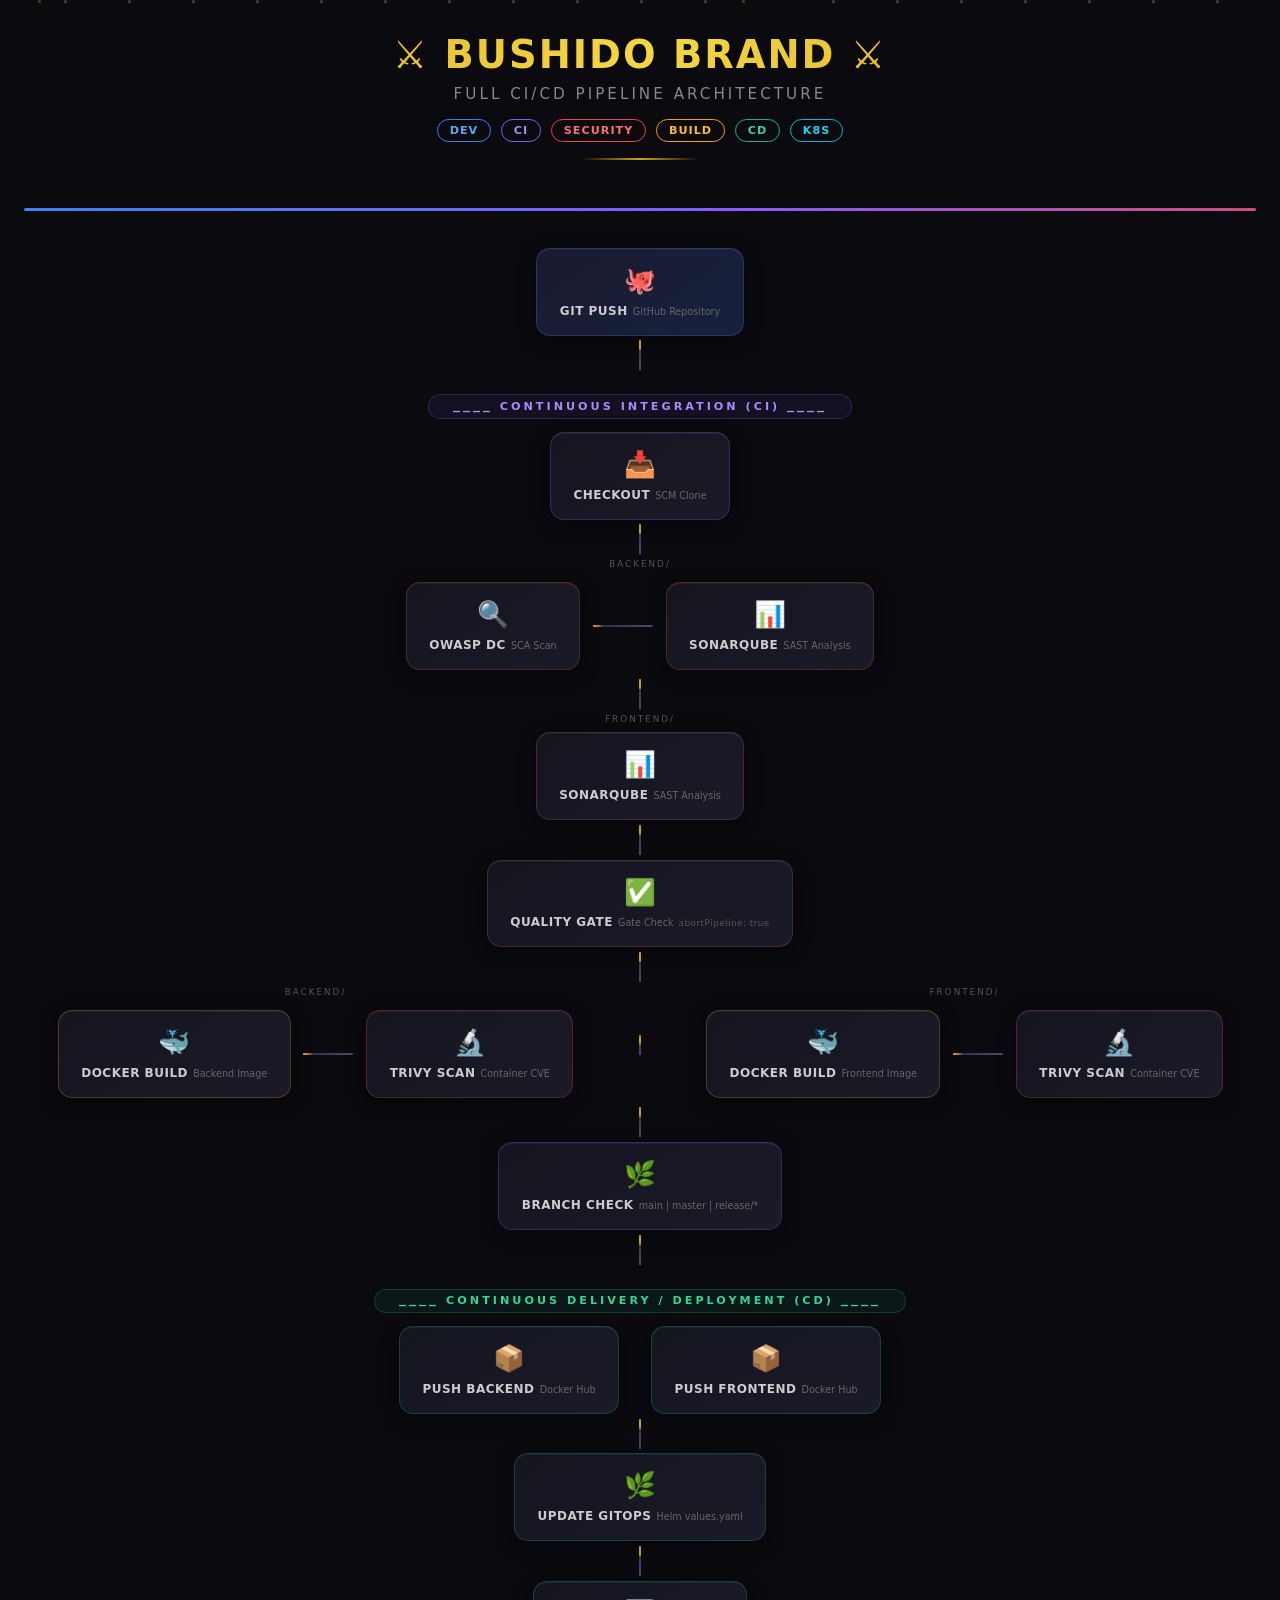
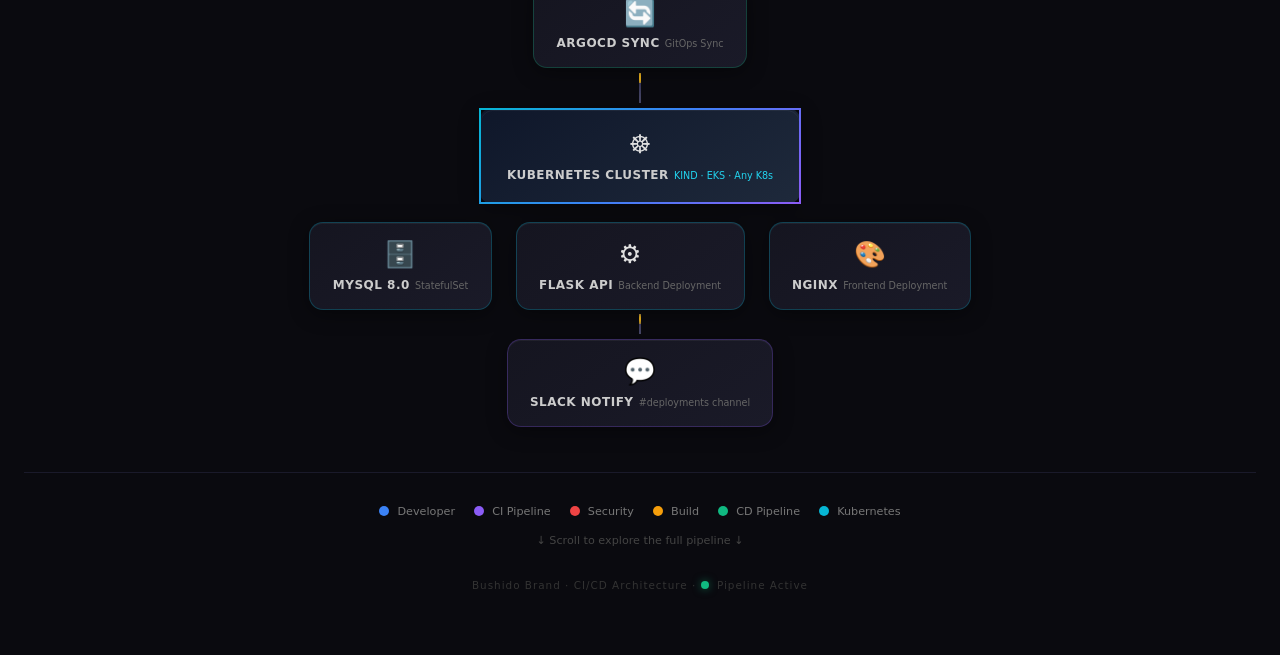
<file: docs/ARCHITECTURE.html>
<!DOCTYPE html>
<html lang="en">
<head>
  <meta charset="UTF-8">
  <meta name="viewport" content="width=device-width, initial-scale=1.0">
  <title>Bushido Brand — CI/CD Pipeline Architecture</title>
  <style>
    /* ── Reset & Base ───────────────────────────────────────────── */
    *, *::before, *::after { box-sizing: border-box; margin: 0; padding: 0; }

    body {
      font-family: 'Segoe UI', system-ui, -apple-system, sans-serif;
      background: #0a0a0f;
      color: #e0e0e0;
      min-height: 100vh;
      overflow-x: hidden;
    }

    /* ── Animated Background ─────────────────────────────────────── */
    .bg-particles {
      position: fixed;
      top: 0; left: 0;
      width: 100%; height: 100%;
      z-index: 0;
      pointer-events: none;
      overflow: hidden;
    }
    .bg-particles span {
      position: absolute;
      width: 3px; height: 3px;
      background: rgba(255, 215, 0, 0.3);
      border-radius: 50%;
      animation: float-particle linear infinite;
    }
    .bg-particles span:nth-child(1)  { left: 10%;  animation-duration: 12s; animation-delay: 0s;  }
    .bg-particles span:nth-child(2)  { left: 20%;  animation-duration: 15s; animation-delay: 2s;  }
    .bg-particles span:nth-child(3)  { left: 35%;  animation-duration: 10s; animation-delay: 4s;  }
    .bg-particles span:nth-child(4)  { left: 50%;  animation-duration: 18s; animation-delay: 1s;  }
    .bg-particles span:nth-child(5)  { left: 65%;  animation-duration: 13s; animation-delay: 3s;  }
    .bg-particles span:nth-child(6)  { left: 75%;  animation-duration: 16s; animation-delay: 5s;  }
    .bg-particles span:nth-child(7)  { left: 85%;  animation-duration: 11s; animation-delay: 2.5s;}
    .bg-particles span:nth-child(8)  { left: 95%;  animation-duration: 14s; animation-delay: 6s;  }
    .bg-particles span:nth-child(9)  { left: 45%;  animation-duration: 17s; animation-delay: 0.5s;}
    .bg-particles span:nth-child(10) { left: 5%;   animation-duration: 9s;  animation-delay: 3.5s; }
    .bg-particles span:nth-child(11) { left: 58%;  animation-duration: 19s; animation-delay: 7s;  }
    .bg-particles span:nth-child(12) { left: 30%;  animation-duration: 8s;  animation-delay: 1.5s; }
    .bg-particles span:nth-child(13) { left: 70%;  animation-duration: 20s; animation-delay: 4.5s; }
    .bg-particles span:nth-child(14) { left: 90%;  animation-duration: 14s; animation-delay: 2.8s; }
    .bg-particles span:nth-child(15) { left: 15%;  animation-duration: 11s; animation-delay: 5.5s; }
    .bg-particles span:nth-child(16) { left: 80%;  animation-duration: 16s; animation-delay: 0.2s; }
    .bg-particles span:nth-child(17) { left: 40%;  animation-duration: 13s; animation-delay: 6.5s; }
    .bg-particles span:nth-child(18) { left: 55%;  animation-duration: 7s;  animation-delay: 3.2s; }
    .bg-particles span:nth-child(19) { left: 25%;  animation-duration: 15s; animation-delay: 1.8s; }
    .bg-particles span:nth-child(20) { left: 3%;   animation-duration: 12s; animation-delay: 4.2s; }

    @keyframes float-particle {
      0%   { transform: translateY(100vh) scale(1); opacity: 0; }
      10%  { opacity: 1; }
      90%  { opacity: 1; }
      100% { transform: translateY(-10vh) scale(0.3); opacity: 0; }
    }

    /* ── Layout ──────────────────────────────────────────────────── */
    .container {
      position: relative;
      z-index: 1;
      max-width: 1400px;
      margin: 0 auto;
      padding: 2rem 1.5rem 4rem;
    }

    /* ── Header ──────────────────────────────────────────────────── */
    .header {
      text-align: center;
      margin-bottom: 3rem;
      position: relative;
    }
    .header::after {
      content: '';
      display: block;
      width: 120px;
      height: 2px;
      background: linear-gradient(90deg, transparent, #d4a017, transparent);
      margin: 1rem auto 0;
    }
    .header h1 {
      font-size: 2.4rem;
      font-weight: 800;
      background: linear-gradient(135deg, #d4a017, #f5d742, #d4a017);
      -webkit-background-clip: text;
      -webkit-text-fill-color: transparent;
      background-clip: text;
      letter-spacing: 2px;
      text-transform: uppercase;
    }
    .header .subtitle {
      color: #888;
      font-size: 0.95rem;
      margin-top: 0.5rem;
      letter-spacing: 3px;
      text-transform: uppercase;
    }
    .header .badge-row {
      display: flex;
      justify-content: center;
      flex-wrap: wrap;
      gap: 0.6rem;
      margin-top: 1rem;
    }
    .badge {
      padding: 0.25rem 0.75rem;
      border-radius: 20px;
      font-size: 0.7rem;
      font-weight: 600;
      letter-spacing: 1px;
      text-transform: uppercase;
      border: 1px solid;
      animation: pulse-badge 2s ease-in-out infinite;
    }
    .badge:nth-child(2) { animation-delay: 0.3s; }
    .badge:nth-child(3) { animation-delay: 0.6s; }
    .badge:nth-child(4) { animation-delay: 0.9s; }
    .badge:nth-child(5) { animation-delay: 1.2s; }
    .badge:nth-child(6) { animation-delay: 1.5s; }

    .badge-dev       { border-color: #3b82f6; color: #60a5fa; }
    .badge-ci        { border-color: #8b5cf6; color: #a78bfa; }
    .badge-security  { border-color: #ef4444; color: #f87171; }
    .badge-build     { border-color: #f59e0b; color: #fbbf24; }
    .badge-cd        { border-color: #10b981; color: #34d399; }
    .badge-k8s       { border-color: #06b6d4; color: #22d3ee; }

    @keyframes pulse-badge {
      0%, 100% { opacity: 0.7; }
      50%      { opacity: 1; }
    }

    /* ── Pipeline Flow ───────────────────────────────────────────── */
    .pipeline {
      display: flex;
      flex-direction: column;
      align-items: center;
      gap: 0;
      position: relative;
    }

    /* ── Row ─────────────────────────────────────────────────────── */
    .row {
      display: flex;
      align-items: center;
      justify-content: center;
      gap: 1.2rem;
      flex-wrap: wrap;
      position: relative;
      width: 100%;
      margin: 0.3rem 0;
    }
    .row-label {
      position: absolute;
      left: 0;
      top: 50%;
      transform: translateY(-50%);
      font-size: 0.65rem;
      font-weight: 700;
      text-transform: uppercase;
      letter-spacing: 2px;
      color: #555;
      writing-mode: vertical-lr;
      text-orientation: mixed;
    }

    /* ── Node ────────────────────────────────────────────────────── */
    .node {
      position: relative;
      background: linear-gradient(145deg, #151520, #1a1a28);
      border: 1px solid #2a2a3a;
      border-radius: 14px;
      padding: 1rem 1.4rem;
      min-width: 120px;
      text-align: center;
      cursor: default;
      transition: all 0.4s cubic-bezier(0.34, 1.56, 0.64, 1);
      box-shadow: 0 4px 20px rgba(0,0,0,0.4), inset 0 1px 0 rgba(255,255,255,0.05);
    }
    .node:hover {
      transform: translateY(-6px) scale(1.04);
      box-shadow: 0 12px 40px rgba(0,0,0,0.6);
    }
    .node .icon {
      font-size: 1.6rem;
      display: block;
      margin-bottom: 0.3rem;
      transition: transform 0.4s ease;
    }
    .node:hover .icon {
      transform: scale(1.2);
    }
    .node .label {
      font-size: 0.75rem;
      font-weight: 700;
      letter-spacing: 0.5px;
      text-transform: uppercase;
      color: #ccc;
    }
    .node .sub-label {
      font-size: 0.6rem;
      color: #666;
      margin-top: 0.2rem;
    }

    /* Node variants */
    .node-dev       { border-color: #3b82f644; }
    .node-dev:hover { border-color: #3b82f6; box-shadow: 0 12px 40px rgba(59,130,246,0.25); }
    .node-ci        { border-color: #8b5cf644; }
    .node-ci:hover  { border-color: #8b5cf6; box-shadow: 0 12px 40px rgba(139,92,246,0.25); }
    .node-security  { border-color: #ef444444; }
    .node-security:hover { border-color: #ef4444; box-shadow: 0 12px 40px rgba(239,68,68,0.25); }
    .node-build     { border-color: #f59e0b44; }
    .node-build:hover    { border-color: #f59e0b; box-shadow: 0 12px 40px rgba(245,158,11,0.25); }
    .node-cd        { border-color: #10b98144; }
    .node-cd:hover       { border-color: #10b981; box-shadow: 0 12px 40px rgba(16,185,129,0.25); }
    .node-k8s       { border-color: #06b6d444; }
    .node-k8s:hover      { border-color: #06b6d4; box-shadow: 0 12px 40px rgba(6,182,212,0.25); }

    /* ── Glow Ring on Node ──────────────────────────────────────── */
    .node::before {
      content: '';
      position: absolute;
      inset: -2px;
      border-radius: 16px;
      opacity: 0;
      transition: opacity 0.4s ease;
      z-index: -1;
    }
    .node-dev::before      { background: linear-gradient(135deg, #3b82f6, transparent); }
    .node-ci::before       { background: linear-gradient(135deg, #8b5cf6, transparent); }
    .node-security::before { background: linear-gradient(135deg, #ef4444, transparent); }
    .node-build::before    { background: linear-gradient(135deg, #f59e0b, transparent); }
    .node-cd::before       { background: linear-gradient(135deg, #10b981, transparent); }
    .node-k8s::before      { background: linear-gradient(135deg, #06b6d4, transparent); }
    .node:hover::before { opacity: 1; }

    /* ── Connector Arrow ─────────────────────────────────────────── */
    .connector {
      display: flex;
      align-items: center;
      justify-content: center;
      position: relative;
      width: 100%;
      height: 40px;
    }
    .connector-line {
      width: 100%;
      max-width: 200px;
      height: 2px;
      background: linear-gradient(90deg, #2a2a4a, #4a4a6a);
      position: relative;
      overflow: hidden;
      border-radius: 2px;
    }
    .connector-line .flow-particle {
      position: absolute;
      top: 0;
      left: -20px;
      width: 30px;
      height: 2px;
      background: linear-gradient(90deg, transparent, #d4a017, transparent);
      animation: flow-particle 2s ease-in-out infinite;
      border-radius: 2px;
    }
    .connector-line .flow-particle:nth-child(2) { animation-delay: 0.8s; }
    .connector-line .flow-particle:nth-child(3) { animation-delay: 1.6s; }

    @keyframes flow-particle {
      0%   { left: -30px; opacity: 0; }
      20%  { opacity: 1; }
      80%  { opacity: 1; }
      100% { left: 100%; opacity: 0; }
    }

    .connector-arrow {
      width: 0; height: 0;
      border-top: 6px solid transparent;
      border-bottom: 6px solid transparent;
      border-left: 10px solid #4a4a6a;
      flex-shrink: 0;
    }

    /* ── Vertical Connector ──────────────────────────────────────── */
    .v-connector {
      display: flex;
      flex-direction: column;
      align-items: center;
      height: 30px;
      position: relative;
    }
    .v-connector .v-line {
      width: 2px;
      flex: 1;
      background: linear-gradient(180deg, #2a2a4a, #4a4a6a);
      position: relative;
      overflow: hidden;
    }
    .v-connector .v-line .v-particle {
      position: absolute;
      left: -4px;
      width: 10px;
      height: 10px;
      background: radial-gradient(circle, #d4a017, transparent);
      animation: v-flow 2s ease-in-out infinite;
      border-radius: 50%;
    }
    .v-connector .v-line .v-particle:nth-child(2) { animation-delay: 0.7s; }
    .v-connector .v-line .v-particle:nth-child(3) { animation-delay: 1.4s; }

    @keyframes v-flow {
      0%   { top: -10px; opacity: 0; }
      20%  { opacity: 1; }
      80%  { opacity: 1; }
      100% { top: 100%; opacity: 0; }
    }

    /* ── Phase Labels ────────────────────────────────────────────── */
    .phase-label {
      text-align: center;
      margin: 1.5rem 0 0.5rem;
      position: relative;
    }
    .phase-label span {
      display: inline-block;
      padding: 0.3rem 1.5rem;
      font-size: 0.7rem;
      font-weight: 700;
      text-transform: uppercase;
      letter-spacing: 3px;
      border-radius: 20px;
      background: rgba(255,255,255,0.03);
      border: 1px solid rgba(255,255,255,0.06);
      color: #666;
    }
    .phase-label.ci span {
      border-color: #8b5cf644;
      color: #a78bfa;
      background: rgba(139,92,246,0.08);
    }
    .phase-label.cd span {
      border-color: #10b98144;
      color: #34d399;
      background: rgba(16,185,129,0.08);
    }

    /* ── Special Nodes ───────────────────────────────────────────── */
    .node-github {
      min-width: 150px;
      background: linear-gradient(145deg, #1a1a2e, #16213e);
    }
    .node-k8s-final {
      min-width: 180px;
      background: linear-gradient(145deg, #0f172a, #1e293b);
      border-image: linear-gradient(135deg, #06b6d4, #3b82f6, #8b5cf6) 1;
      border-width: 2px;
      border-style: solid;
      padding: 1.2rem 1.6rem;
    }
    .node-k8s-final .sub-label {
      color: #22d3ee;
    }

    /* ── Side Legend ─────────────────────────────────────────────── */
    .legend {
      display: flex;
      justify-content: center;
      flex-wrap: wrap;
      gap: 1.2rem;
      margin-top: 2.5rem;
      padding-top: 2rem;
      border-top: 1px solid #1a1a2a;
    }
    .legend-item {
      display: flex;
      align-items: center;
      gap: 0.5rem;
      font-size: 0.7rem;
      color: #777;
    }
    .legend-dot {
      width: 10px; height: 10px;
      border-radius: 50%;
    }
    .legend-dot.dev       { background: #3b82f6; }
    .legend-dot.ci        { background: #8b5cf6; }
    .legend-dot.security  { background: #ef4444; }
    .legend-dot.build     { background: #f59e0b; }
    .legend-dot.cd        { background: #10b981; }
    .legend-dot.k8s       { background: #06b6d4; }

    /* ── Status Indicator ────────────────────────────────────────── */
    .status-dot {
      display: inline-block;
      width: 8px; height: 8px;
      border-radius: 50%;
      margin-right: 4px;
      animation: status-blink 1.5s ease-in-out infinite;
    }
    .status-dot.green  { background: #10b981; box-shadow: 0 0 8px rgba(16,185,129,0.5); }
    .status-dot.yellow { background: #f59e0b; box-shadow: 0 0 8px rgba(245,158,11,0.5); }
    .status-dot.red    { background: #ef4444; box-shadow: 0 0 8px rgba(239,68,68,0.5); }

    @keyframes status-blink {
      0%, 100% { opacity: 1; }
      50%      { opacity: 0.4; }
    }

    /* ── Tooltip ─────────────────────────────────────────────────── */
    .node .tooltip {
      position: absolute;
      bottom: calc(100% + 10px);
      left: 50%;
      transform: translateX(-50%) translateY(8px);
      background: #1a1a2a;
      border: 1px solid #2a2a4a;
      border-radius: 8px;
      padding: 0.6rem 1rem;
      font-size: 0.65rem;
      color: #aaa;
      white-space: nowrap;
      opacity: 0;
      pointer-events: none;
      transition: all 0.3s ease;
      z-index: 10;
      box-shadow: 0 8px 24px rgba(0,0,0,0.6);
    }
    .node:hover .tooltip {
      opacity: 1;
      transform: translateX(-50%) translateY(0);
    }

    /* ── Responsive ──────────────────────────────────────────────── */
    @media (max-width: 768px) {
      .header h1 { font-size: 1.6rem; }
      .row { gap: 0.8rem; }
      .node {
        padding: 0.7rem 1rem;
        min-width: 90px;
      }
      .node .icon { font-size: 1.2rem; }
      .node .label { font-size: 0.6rem; }
      .node .sub-label { font-size: 0.5rem; }
      .connector-line { max-width: 80px; }
      .row-label { display: none; }
      .node .tooltip { display: none; }
    }
    @media (max-width: 480px) {
      .container { padding: 1rem 0.8rem; }
      .row { gap: 0.5rem; }
      .node { padding: 0.5rem 0.8rem; min-width: 70px; }
      .connector-line { max-width: 40px; }
      .v-connector { height: 20px; }
    }

    /* ── Scroll Hint ─────────────────────────────────────────────── */
    .scroll-hint {
      text-align: center;
      font-size: 0.7rem;
      color: #444;
      margin-top: 1rem;
      animation: scroll-pulse 2s ease-in-out infinite;
    }
    @keyframes scroll-pulse {
      0%, 100% { opacity: 0.3; }
      50%      { opacity: 0.7; }
    }

    /* ── Footer ──────────────────────────────────────────────────── */
    .footer {
      text-align: center;
      margin-top: 2rem;
      font-size: 0.65rem;
      color: #333;
      letter-spacing: 1px;
    }

    /* ── Entry Animation ─────────────────────────────────────────── */
    .node {
      animation: node-enter 0.6s ease-out backwards;
    }
    .node:nth-child(1)  { animation-delay: 0.1s; }
    .node:nth-child(2)  { animation-delay: 0.2s; }
    .node:nth-child(3)  { animation-delay: 0.3s; }
    .node:nth-child(4)  { animation-delay: 0.4s; }
    .node:nth-child(5)  { animation-delay: 0.5s; }
    .node:nth-child(6)  { animation-delay: 0.6s; }
    .node:nth-child(7)  { animation-delay: 0.7s; }
    .node:nth-child(8)  { animation-delay: 0.8s; }
    .node:nth-child(9)  { animation-delay: 0.9s; }

    @keyframes node-enter {
      from {
        opacity: 0;
        transform: translateY(20px) scale(0.9);
      }
      to {
        opacity: 1;
        transform: translateY(0) scale(1);
      }
    }

    /* ── Animated Gradient Bar ───────────────────────────────────── */
    .gradient-bar {
      height: 3px;
      width: 100%;
      background: linear-gradient(90deg,
        #3b82f6, #8b5cf6, #ef4444, #f59e0b, #10b981, #06b6d4
      );
      background-size: 300% 100%;
      animation: gradient-shift 4s linear infinite;
      border-radius: 2px;
      margin-bottom: 2rem;
    }
    @keyframes gradient-shift {
      0%   { background-position: 0% 50%; }
      100% { background-position: 300% 50%; }
    }

    /* ── GITHUB icon animation ───────────────────────────────────── */
    .github-pulse {
      display: inline-block;
      animation: github-pulse 2s ease-in-out infinite;
    }
    @keyframes github-pulse {
      0%, 100% { transform: scale(1); }
      50%      { transform: scale(1.15); }
    }

    /* ── K8s spin animation ──────────────────────────────────────── */
    .k8s-spin {
      display: inline-block;
      animation: k8s-spin 6s linear infinite;
    }
    @keyframes k8s-spin {
      from { transform: rotate(0deg); }
      to   { transform: rotate(360deg); }
    }

    /* ── Branch indicator ────────────────────────────────────────── */
    .branch-note {
      font-size: 0.55rem;
      color: #555;
      margin-top: 0.3rem;
      letter-spacing: 0.5px;
    }
  </style>
</head>
<body>

<!-- ── Background Particles ── -->
<div class="bg-particles">
  <span></span><span></span><span></span><span></span><span></span>
  <span></span><span></span><span></span><span></span><span></span>
  <span></span><span></span><span></span><span></span><span></span>
  <span></span><span></span><span></span><span></span><span></span>
</div>

<div class="container">

  <!-- ── Header ── -->
  <header class="header">
    <h1>⚔️ Bushido Brand ⚔️</h1>
    <p class="subtitle">Full CI/CD Pipeline Architecture</p>
    <div class="badge-row">
      <span class="badge badge-dev">Dev</span>
      <span class="badge badge-ci">CI</span>
      <span class="badge badge-security">Security</span>
      <span class="badge badge-build">Build</span>
      <span class="badge badge-cd">CD</span>
      <span class="badge badge-k8s">K8s</span>
    </div>
  </header>

  <div class="gradient-bar"></div>

  <!-- ── Pipeline ── -->
  <div class="pipeline">

    <!-- ════════════════ SOURCE ════════════════ -->
    <div class="row">
      <div class="node node-dev node-github" style="min-width:180px;">
        <span class="icon github-pulse">🐙</span>
        <span class="label">Git Push</span>
        <span class="sub-label">GitHub Repository</span>
        <div class="tooltip">Developer pushes code to any branch — triggers Jenkins webhook</div>
      </div>
    </div>

    <!-- 🔽 Connector -->
    <div class="v-connector">
      <div class="v-line">
        <span class="v-particle"></span>
        <span class="v-particle"></span>
        <span class="v-particle"></span>
      </div>
    </div>

    <!-- ════════════════ CI — CHECKOUT ════════════════ -->
    <div class="phase-label ci"><span>⎯⎯⎯⎯  Continuous Integration (CI)  ⎯⎯⎯⎯</span></div>

    <div class="row">
      <div class="node node-ci">
        <span class="icon">📥</span>
        <span class="label">Checkout</span>
        <span class="sub-label">SCM Clone</span>
        <div class="tooltip">Jenkins agent clones the repo & sets commit short hash</div>
      </div>
    </div>

    <!-- 🔽 Connector -->
    <div class="v-connector">
      <div class="v-line">
        <span class="v-particle"></span>
        <span class="v-particle"></span>
        <span class="v-particle"></span>
      </div>
    </div>

    <!-- ════════════════ CI — PARALLEL: OWASP + SONAR ════════════════ -->

    <!-- Backend: OWASP + SonarQube in parallel -->
    <div class="row">
      <div style="display:flex;flex-direction:column;align-items:center;gap:0.5rem;">
        <span style="font-size:0.55rem;color:#555;text-transform:uppercase;letter-spacing:2px;">backend/</span>
        <div class="row" style="flex-wrap:nowrap;gap:0.8rem;">
          <div class="node node-security">
            <span class="icon">🔍</span>
            <span class="label">OWASP DC</span>
            <span class="sub-label">SCA Scan</span>
            <div class="tooltip">Dependency-Check: scans requirements.txt for CVEs. Fails if CVSS &gt; 8.0</div>
          </div>
          <div class="connector" style="width:auto;">
            <div class="connector-line" style="width:60px;">
              <span class="flow-particle"></span>
              <span class="flow-particle"></span>
              <span class="flow-particle"></span>
            </div>
          </div>
          <div class="node node-security">
            <span class="icon">📊</span>
            <span class="label">SonarQube</span>
            <span class="sub-label">SAST Analysis</span>
            <div class="tooltip">Static code analysis with quality gates. Zero-bug policy enforced</div>
          </div>
        </div>
      </div>
    </div>

    <!-- 🔽 Connector -->
    <div class="v-connector">
      <div class="v-line">
        <span class="v-particle"></span>
        <span class="v-particle"></span>
        <span class="v-particle"></span>
      </div>
    </div>

    <!-- Frontend: SonarQube only -->
    <div class="row">
      <div style="display:flex;flex-direction:column;align-items:center;gap:0.5rem;">
        <span style="font-size:0.55rem;color:#555;text-transform:uppercase;letter-spacing:2px;">frontend/</span>
        <div class="node node-security">
          <span class="icon">📊</span>
          <span class="label">SonarQube</span>
          <span class="sub-label">SAST Analysis</span>
          <div class="tooltip">Frontend static code analysis with quality gates</div>
        </div>
      </div>
    </div>

    <!-- 🔽 Connector -->
    <div class="v-connector">
      <div class="v-line">
        <span class="v-particle"></span>
        <span class="v-particle"></span>
        <span class="v-particle"></span>
      </div>
    </div>

    <!-- ════════════════ QUALITY GATE ════════════════ -->
    <div class="row">
      <div class="node node-security">
        <span class="icon">✅</span>
        <span class="label">Quality Gate</span>
        <span class="sub-label">Gate Check</span>
        <div class="tooltip">Waits for SonarQube quality gate result. Aborts pipeline on failure</div>
        <span class="branch-note">abortPipeline: true</span>
      </div>
    </div>

    <!-- 🔽 Connector -->
    <div class="v-connector">
      <div class="v-line">
        <span class="v-particle"></span>
        <span class="v-particle"></span>
        <span class="v-particle"></span>
      </div>
    </div>

    <!-- ════════════════ BUILD + TRIVY ════════════════ -->
    <div class="row" style="gap:2rem;">

      <!-- Backend Build + Scan -->
      <div style="display:flex;flex-direction:column;align-items:center;gap:0.5rem;flex:1;">
        <span style="font-size:0.55rem;color:#555;text-transform:uppercase;letter-spacing:2px;">backend/</span>
        <div class="row" style="flex-wrap:nowrap;gap:0.8rem;">
          <div class="node node-build">
            <span class="icon">🐳</span>
            <span class="label">Docker Build</span>
            <span class="sub-label">Backend Image</span>
            <div class="tooltip">docker build -t bushidobrand/bushido-brand-backend:COMMIT backend/</div>
          </div>

          <div class="connector" style="width:auto;">
            <div class="connector-line" style="width:50px;">
              <span class="flow-particle"></span>
              <span class="flow-particle"></span>
              <span class="flow-particle"></span>
            </div>
          </div>

          <div class="node node-security">
            <span class="icon">🔬</span>
            <span class="label">Trivy Scan</span>
            <span class="sub-label">Container CVE</span>
            <div class="tooltip">Scans image layers for CRITICAL/HIGH vulnerabilities. Fails if found</div>
          </div>
        </div>
      </div>

      <div class="v-connector" style="height:20px;align-self:center;">
        <div class="v-line">
          <span class="v-particle"></span>
          <span class="v-particle"></span>
        </div>
      </div>

      <!-- Frontend Build + Scan -->
      <div style="display:flex;flex-direction:column;align-items:center;gap:0.5rem;flex:1;">
        <span style="font-size:0.55rem;color:#555;text-transform:uppercase;letter-spacing:2px;">frontend/</span>
        <div class="row" style="flex-wrap:nowrap;gap:0.8rem;">
          <div class="node node-build">
            <span class="icon">🐳</span>
            <span class="label">Docker Build</span>
            <span class="sub-label">Frontend Image</span>
            <div class="tooltip">docker build -t bushidobrand/bushido-brand-frontend:COMMIT frontend/</div>
          </div>

          <div class="connector" style="width:auto;">
            <div class="connector-line" style="width:50px;">
              <span class="flow-particle"></span>
              <span class="flow-particle"></span>
              <span class="flow-particle"></span>
            </div>
          </div>

          <div class="node node-security">
            <span class="icon">🔬</span>
            <span class="label">Trivy Scan</span>
            <span class="sub-label">Container CVE</span>
            <div class="tooltip">Scans image layers for CRITICAL/HIGH vulnerabilities. Fails if found</div>
          </div>
        </div>
      </div>

    </div>

    <!-- 🔽 Connector -->
    <div class="v-connector">
      <div class="v-line">
        <span class="v-particle"></span>
        <span class="v-particle"></span>
        <span class="v-particle"></span>
      </div>
    </div>

    <!-- ════════════════ BRANCH FILTER ════════════════ -->
    <div class="row">
      <div class="node node-ci">
        <span class="icon">🌿</span>
        <span class="label">Branch Check</span>
        <span class="sub-label">main | master | release/*</span>
        <div class="tooltip">CD stages only run on main/master/release/* branches — NOT feature branches</div>
      </div>
    </div>

    <!-- 🔽 Connector -->
    <div class="v-connector">
      <div class="v-line">
        <span class="v-particle"></span>
        <span class="v-particle"></span>
        <span class="v-particle"></span>
      </div>
    </div>

    <!-- ════════════════ CD ════════════════ -->
    <div class="phase-label cd"><span>⎯⎯⎯⎯  Continuous Delivery / Deployment (CD)  ⎯⎯⎯⎯</span></div>

    <!-- PUSH TO DOCKER HUB -->
    <div class="row" style="gap:2rem;">
      <div class="node node-cd">
        <span class="icon">📦</span>
        <span class="label">Push Backend</span>
        <span class="sub-label">Docker Hub</span>
        <div class="tooltip">docker push bushidobrand/bushido-brand-backend:COMMIT</div>
      </div>
      <div class="node node-cd">
        <span class="icon">📦</span>
        <span class="label">Push Frontend</span>
        <span class="sub-label">Docker Hub</span>
        <div class="tooltip">docker push bushidobrand/bushido-brand-frontend:COMMIT</div>
      </div>
    </div>

    <!-- 🔽 Connector -->
    <div class="v-connector">
      <div class="v-line">
        <span class="v-particle"></span>
        <span class="v-particle"></span>
        <span class="v-particle"></span>
      </div>
    </div>

    <!-- UPDATE GITOPS -->
    <div class="row">
      <div class="node node-cd">
        <span class="icon">🌿</span>
        <span class="label">Update GitOps</span>
        <span class="sub-label">Helm values.yaml</span>
        <div class="tooltip">Clones GitOps repo, bumps image tag in charts/*/values.yaml, commits & pushes</div>
      </div>
    </div>

    <!-- 🔽 Connector -->
    <div class="v-connector">
      <div class="v-line">
        <span class="v-particle"></span>
        <span class="v-particle"></span>
        <span class="v-particle"></span>
      </div>
    </div>

    <!-- ARGOCD SYNC -->
    <div class="row">
      <div class="node node-cd">
        <span class="icon">🔄</span>
        <span class="label">ArgoCD Sync</span>
        <span class="sub-label">GitOps Sync</span>
        <div class="tooltip">argocd app sync bushido-brand-{backend,frontend} — deploys to K8s</div>
      </div>
    </div>

    <!-- 🔽 Connector -->
    <div class="v-connector">
      <div class="v-line">
        <span class="v-particle"></span>
        <span class="v-particle"></span>
        <span class="v-particle"></span>
      </div>
    </div>

    <!-- ════════════════ KUBERNETES ════════════════ -->
    <div class="row">
      <div class="node node-k8s node-k8s-final">
        <span class="icon k8s-spin">☸️</span>
        <span class="label">Kubernetes Cluster</span>
        <span class="sub-label">KIND · EKS · Any K8s</span>
        <div class="tooltip" style="white-space:normal;min-width:200px;">
          ArgoCD syncs to the target cluster. Options: KIND (local), EKS (AWS), or any K8s provider
        </div>
      </div>
    </div>

    <!-- ════════════════ DEPLOYMENT DETAILS ════════════════ -->
    <div class="row" style="margin-top:0.8rem;gap:1.5rem;">
      <div class="node node-k8s" style="min-width:130px;">
        <span class="icon">🗄️</span>
        <span class="label">MySQL 8.0</span>
        <span class="sub-label">StatefulSet</span>
        <div class="tooltip">Persistent database. Helm chart: charts/db/</div>
      </div>
      <div class="node node-k8s" style="min-width:130px;">
        <span class="icon">⚙️</span>
        <span class="label">Flask API</span>
        <span class="sub-label">Backend Deployment</span>
        <div class="tooltip">Gunicorn WSGI server. Helm chart: charts/backend/</div>
      </div>
      <div class="node node-k8s" style="min-width:130px;">
        <span class="icon">🎨</span>
        <span class="label">Nginx</span>
        <span class="sub-label">Frontend Deployment</span>
        <div class="tooltip">Static site server. Helm chart: charts/frontend/</div>
      </div>
    </div>

    <!-- ════════════════ SLACK NOTIFY ════════════════ -->
    <div class="v-connector" style="height:20px;">
      <div class="v-line" style="background:linear-gradient(180deg, #2a2a4a, #4a4a6a);">
        <span class="v-particle"></span>
        <span class="v-particle"></span>
      </div>
    </div>

    <div class="row">
      <div class="node node-ci" style="min-width:150px;">
        <span class="icon">💬</span>
        <span class="label">Slack Notify</span>
        <span class="sub-label">#deployments channel</span>
        <div class="tooltip">Sends success/failure notification with app name + image tag</div>
      </div>
    </div>

  </div>

  <!-- ── Legend ── -->
  <div class="legend">
    <div class="legend-item"><span class="legend-dot dev"></span> Developer</div>
    <div class="legend-item"><span class="legend-dot ci"></span> CI Pipeline</div>
    <div class="legend-item"><span class="legend-dot security"></span> Security</div>
    <div class="legend-item"><span class="legend-dot build"></span> Build</div>
    <div class="legend-item"><span class="legend-dot cd"></span> CD Pipeline</div>
    <div class="legend-item"><span class="legend-dot k8s"></span> Kubernetes</div>
  </div>

  <p class="scroll-hint">↓ Scroll to explore the full pipeline ↓</p>

  <footer class="footer">
    Bushido Brand · CI/CD Architecture · <span class="status-dot green"></span> Pipeline Active
  </footer>

</div>

</body>
</html>
</file>
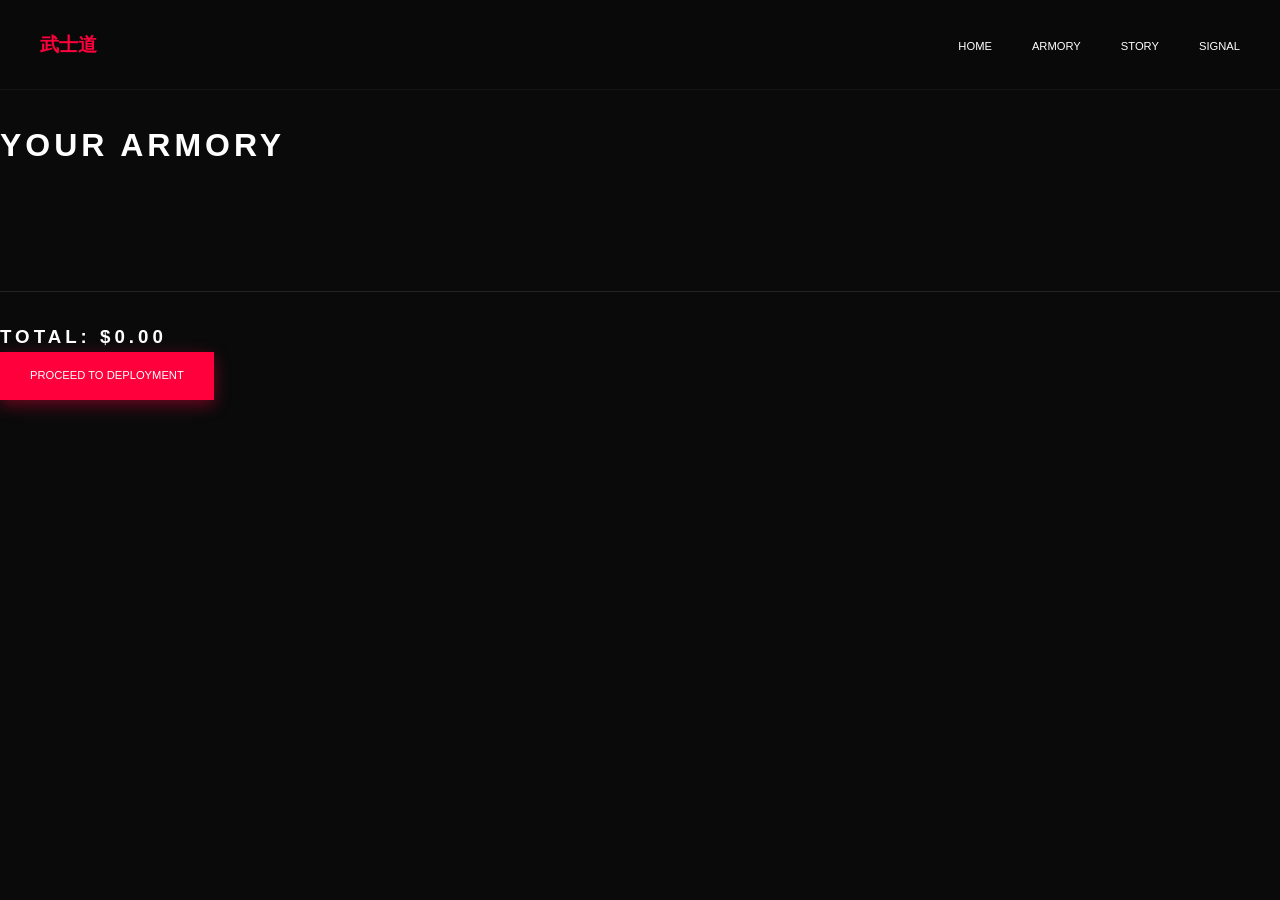
<file: frontend/src/pages/cart.html>
<!DOCTYPE html>
<html lang="en">
<head>
    <meta charset="UTF-8">
    <meta name="viewport" content="width=device-width, initial-scale=1.0">
    <title>ARMORY CART | BUSHIDO</title>
    <link rel="stylesheet" href="../css/main.css">
    <link rel="stylesheet" href="../css/navbar.css">
    <link rel="stylesheet" href="../css/cart.css">
    <link rel="stylesheet" href="../css/responsive.css">
    <link href="https://fonts.googleapis.com/css2?family=Syncopate:wght@400;700&family=Inter:wght@300;400;700&display=swap" rel="stylesheet">
</head>
<body>
    <nav class="navbar">
        <div class="container nav-content">
            <div class="logo">武士道</div>
            <ul class="nav-links">
                <li><a href="index.html">HOME</a></li>
                <li><a href="products.html">ARMORY</a></li>
                <li><a href="about.html">STORY</a></li>
                <li><a href="contact.html">SIGNAL</a></li>
            </ul>
        </div>
    </nav>

    <main class="py-lg container">
        <h1>YOUR ARMORY</h1>
        <div class="cart-items py-md">
            <!-- Loaded via cart.js -->
        </div>
        <div class="cart-footer">
            <h3>TOTAL: <span id="cart-total-val">$0.00</span></h3>
            <a href="checkout.html" class="btn btn-primary mt-4">PROCEED TO DEPLOYMENT</a>
        </div>
    </main>

    <script src="../js/cart.js"></script>
    <script>
        document.addEventListener('DOMContentLoaded', () => cart.render());
    </script>
</body>
</html>
</file>
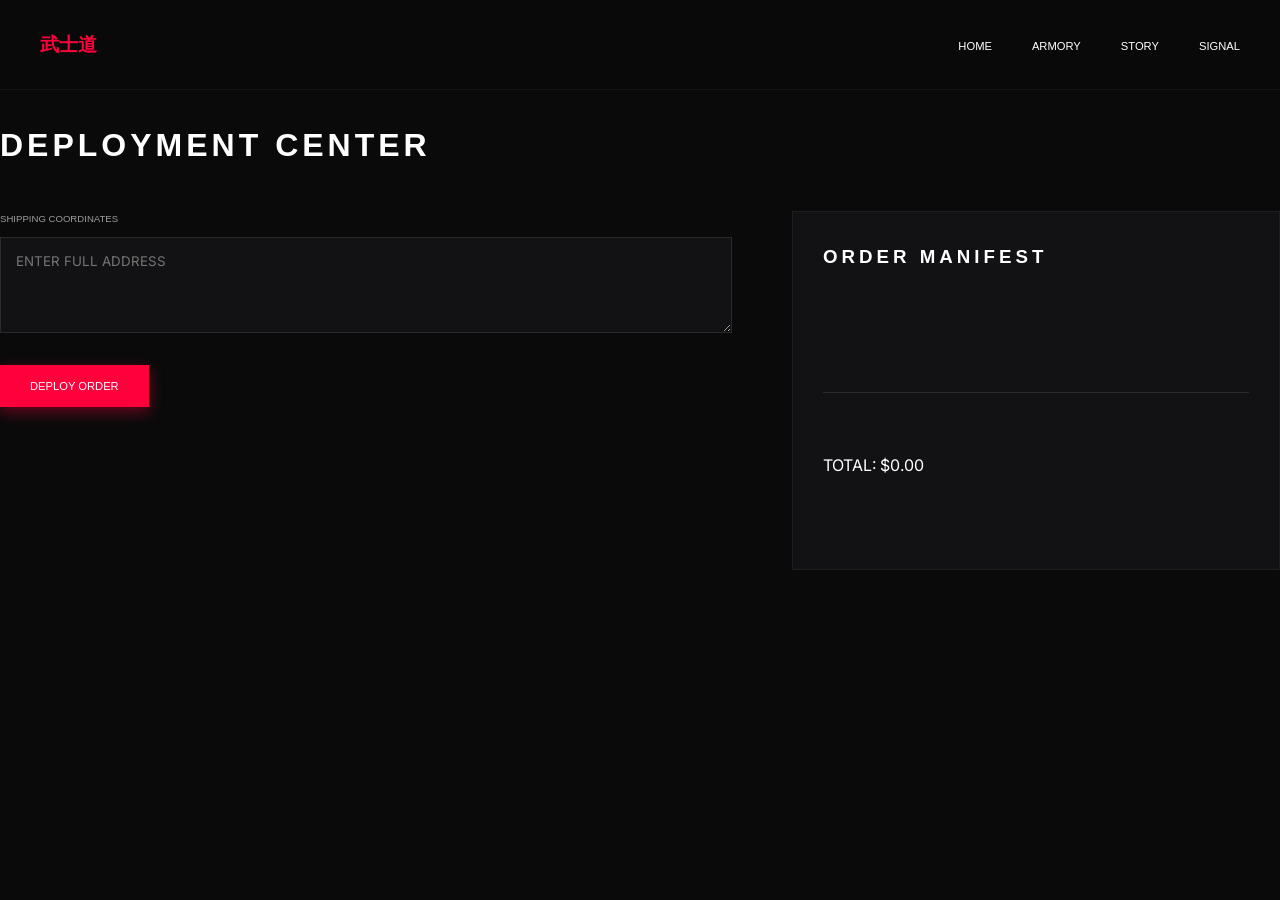
<file: frontend/src/pages/checkout.html>
<!DOCTYPE html>
<html lang="en">
<head>
    <meta charset="UTF-8">
    <meta name="viewport" content="width=device-width, initial-scale=1.0">
    <title>CHECKOUT | BUSHIDO</title>
    <link rel="stylesheet" href="../css/main.css">
    <link rel="stylesheet" href="../css/navbar.css">
    <link rel="stylesheet" href="../css/responsive.css">
    <link href="https://fonts.googleapis.com/css2?family=Syncopate:wght@400;700&family=Inter:wght@300;400;700&display=swap" rel="stylesheet">
    <style>
        .checkout-grid { display: grid; grid-template-columns: 1.5fr 1fr; gap: 60px; margin-top: 40px; }
        .form-group { margin-bottom: 25px; }
        label { display: block; font-family: var(--font-heading); font-size: 0.6rem; margin-bottom: 10px; color: var(--text-sec); }
        input, textarea { width: 100%; background: var(--bg-sec); border: 1px solid rgba(255,255,255,0.1); padding: 15px; color: white; font-family: inherit; }
        input:focus, textarea:focus { border-color: var(--accent); outline: none; }
        .order-summary { background: var(--bg-sec); padding: 30px; border: 1px solid rgba(255,255,255,0.05); }
    </style>
</head>
<body>
    <nav class="navbar">
        <div class="container nav-content">
            <div class="logo">武士道</div>
            <ul class="nav-links">
                <li><a href="index.html">HOME</a></li>
                <li><a href="products.html">ARMORY</a></li>
                <li><a href="about.html">STORY</a></li>
                <li><a href="contact.html">SIGNAL</a></li>
            </ul>
        </div>
    </nav>

    <main class="py-lg container">
        <h1>DEPLOYMENT CENTER</h1>
        <div class="checkout-grid">
            <form id="checkout-form">
                <div class="form-group">
                    <label>SHIPPING COORDINATES</label>
                    <textarea id="address" rows="4" placeholder="ENTER FULL ADDRESS" required></textarea>
                </div>
                <button type="submit" class="btn btn-primary w-100">DEPLOY ORDER</button>
            </form>
            <div class="order-summary">
                <h3>ORDER MANIFEST</h3>
                <div id="manifest-items" class="py-md"></div>
                <div class="total-row py-md" style="border-top: 1px solid rgba(255,255,255,0.1)">
                    <p>TOTAL: <span id="manifest-total">$0.00</span></p>
                </div>
            </div>
        </div>
    </main>

    <script src="../js/api.js"></script>
    <script src="../js/cart.js"></script>
    <script src="../js/checkout.js"></script>
    <script>
        document.addEventListener('DOMContentLoaded', () => {
            const manifest = document.getElementById('manifest-items');
            manifest.innerHTML = cart.items.map(i => `<p>${i.name} x ${i.quantity} - $${(i.price * i.quantity).toFixed(2)}</p>`).join('');
            const total = cart.items.reduce((a, b) => a + (b.price * b.quantity), 0);
            document.getElementById('manifest-total').innerText = `$${total.toFixed(2)}`;
        });
    </script>
</body>
</html>
</file>
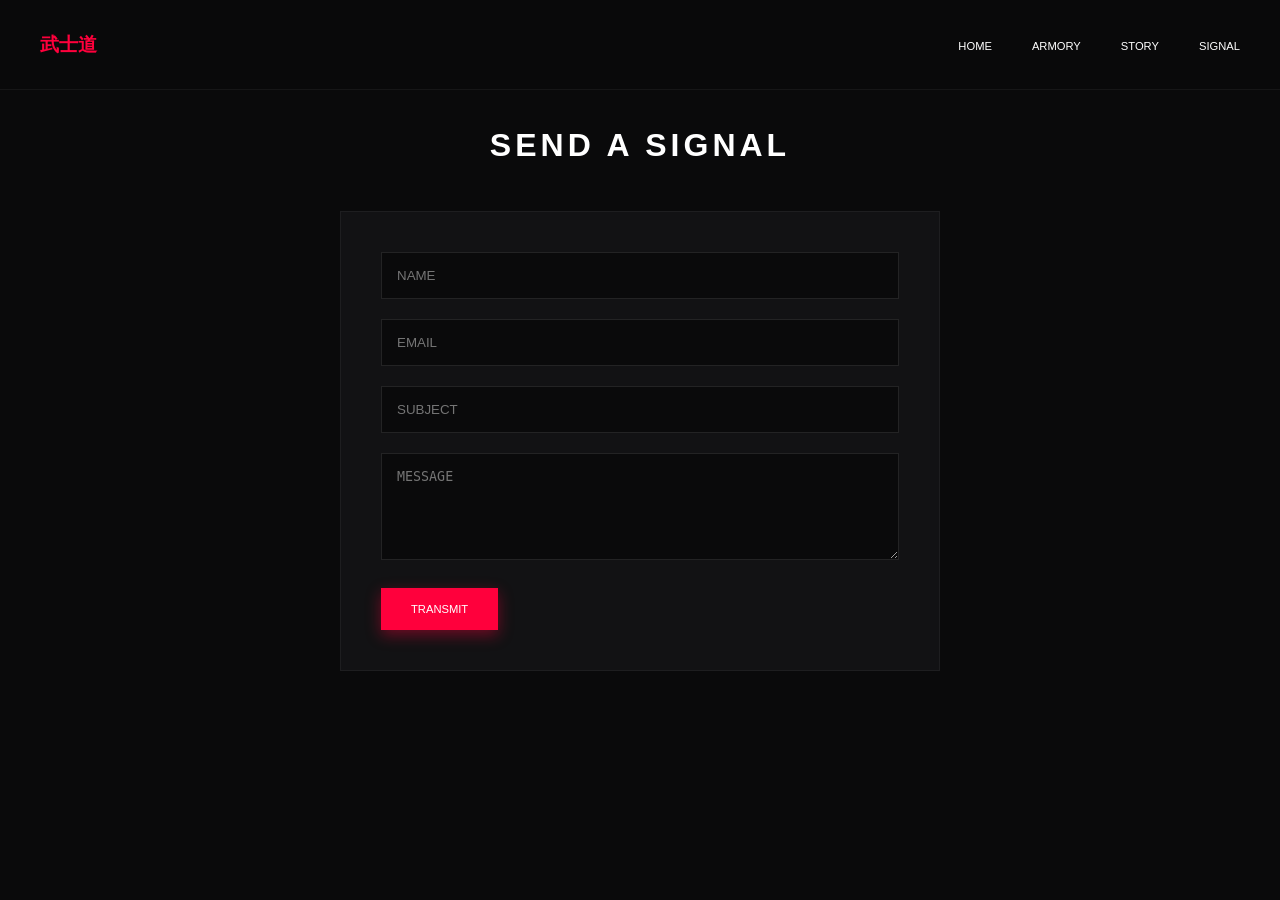
<file: frontend/src/pages/contact.html>
<!DOCTYPE html>
<html lang="en">
<head>
    <meta charset="UTF-8">
    <meta name="viewport" content="width=device-width, initial-scale=1.0">
    <title>SIGNAL | BUSHIDO</title>
    <link rel="stylesheet" href="../css/main.css">
    <link rel="stylesheet" href="../css/navbar.css">
    <link rel="stylesheet" href="../css/responsive.css">
    <link href="https://fonts.googleapis.com/css2?family=Syncopate:wght@400;700&family=Inter:wght@300;400;700&display=swap" rel="stylesheet">
    <style>
        .contact-form { max-width: 600px; margin: 40px auto; background: var(--bg-sec); padding: 40px; border: 1px solid rgba(255,255,255,0.05); }
        input, textarea { width: 100%; background: var(--bg-main); border: 1px solid rgba(255,255,255,0.1); padding: 15px; color: white; margin-bottom: 20px; }
        input:focus, textarea:focus { border-color: var(--accent); outline: none; }
    </style>
</head>
<body>
    <nav class="navbar">
        <div class="container nav-content">
            <div class="logo">武士道</div>
            <ul class="nav-links">
                <li><a href="index.html">HOME</a></li>
                <li><a href="products.html">ARMORY</a></li>
                <li><a href="about.html">STORY</a></li>
                <li><a href="contact.html" class="active">SIGNAL</a></li>
            </ul>
        </div>
    </nav>

    <main class="py-lg container">
        <h1 class="text-center">SEND A SIGNAL</h1>
        <form class="contact-form" id="contact-form">
            <input type="text" id="name" placeholder="NAME" required>
            <input type="email" id="email" placeholder="EMAIL" required>
            <input type="text" id="subject" placeholder="SUBJECT">
            <textarea id="message" rows="5" placeholder="MESSAGE" required></textarea>
            <button type="submit" class="btn btn-primary w-100">TRANSMIT</button>
        </form>
    </main>

    <script src="../js/api.js"></script>
    <script>
        document.getElementById('contact-form').onsubmit = async (e) => {
            e.preventDefault();
            const data = {
                name: document.getElementById('name').value,
                email: document.getElementById('email').value,
                subject: document.getElementById('subject').value,
                message: document.getElementById('message').value
            };
            try {
                const res = await api.post('/contact/', data);
                if (res.message) {
                    alert('SIGNAL RECEIVED. THE CLAN WILL RESPOND.');
                    e.target.reset();
                }
            } catch (err) {
                alert('SIGNAL LOST. TRY AGAIN.');
            }
        };
    </script>
</body>
</html>
</file>
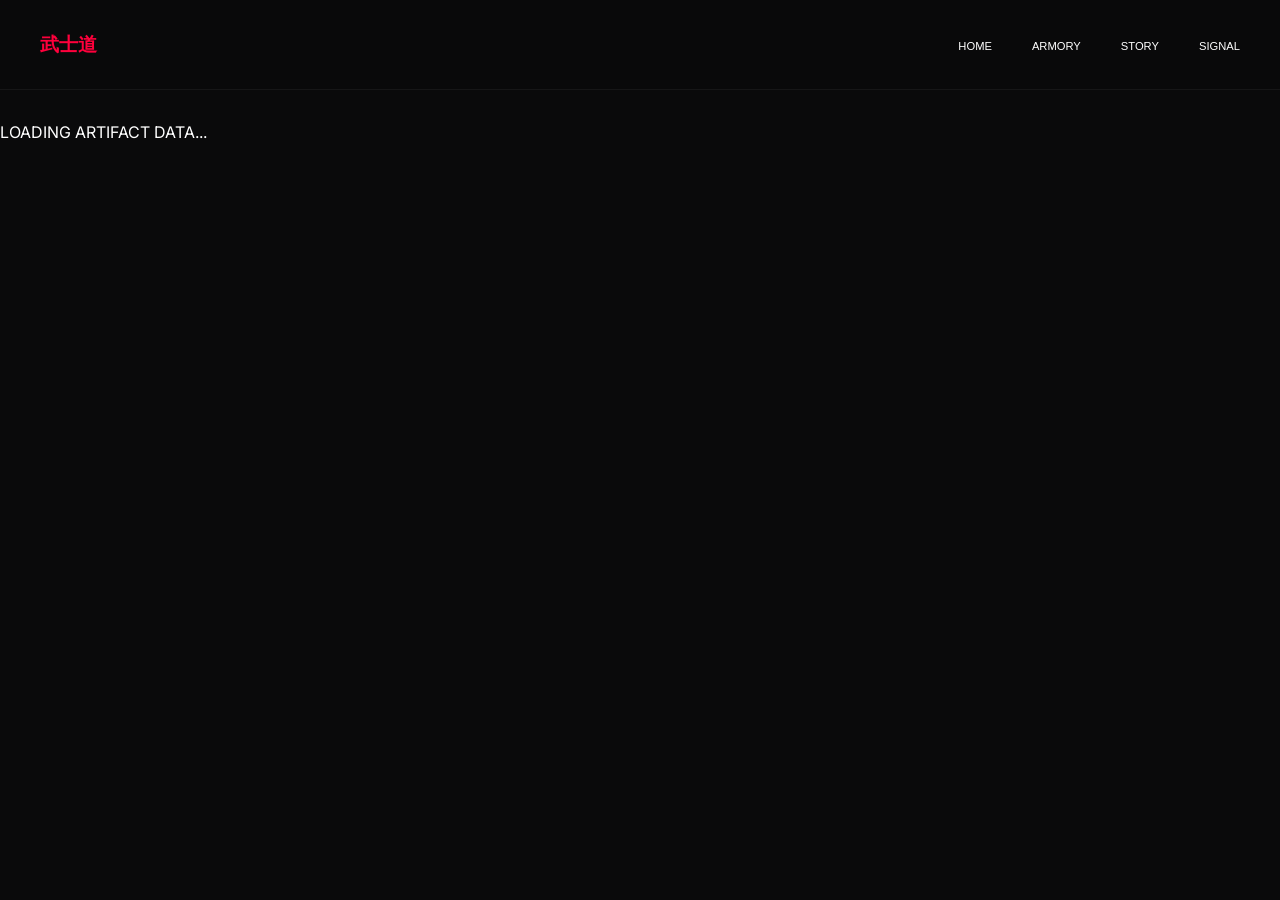
<file: frontend/src/pages/product-detail.html>
<!DOCTYPE html>
<html lang="en">
<head>
    <meta charset="UTF-8">
    <meta name="viewport" content="width=device-width, initial-scale=1.0">
    <title>PRODUCT DETAIL | BUSHIDO</title>
    <link rel="stylesheet" href="../css/main.css">
    <link rel="stylesheet" href="../css/navbar.css">
    <link rel="stylesheet" href="../css/responsive.css">
    <link href="https://fonts.googleapis.com/css2?family=Syncopate:wght@400;700&family=Inter:wght@300;400;700&display=swap" rel="stylesheet">
</head>
<body>
    <nav class="navbar">
        <div class="container nav-content">
            <div class="logo">武士道</div>
            <ul class="nav-links">
                <li><a href="index.html">HOME</a></li>
                <li><a href="products.html">ARMORY</a></li>
                <li><a href="about.html">STORY</a></li>
                <li><a href="contact.html">SIGNAL</a></li>
            </ul>
        </div>
    </nav>

    <main class="py-lg container">
        <div id="product-detail-content" class="grid-2">
            <!-- Loaded via JS -->
            <p>LOADING ARTIFACT DATA...</p>
        </div>
    </main>

    <script src="../js/api.js"></script>
    <script src="../js/cart.js"></script>
    <script>
        document.addEventListener('DOMContentLoaded', async () => {
            const params = new URLSearchParams(window.location.search);
            const id = params.get('id');
            if (!id) return;

            try {
                const p = await api.get(`/products/${id}`);
                document.getElementById('product-detail-content').innerHTML = `
                    <img src="${p.image_url}" alt="${p.name}" style="width: 100%;">
                    <div>
                        <h1>${p.name}</h1>
                        <p class="py-md">${p.description}</p>
                        <h2 style="color: var(--accent);">$${p.price.toFixed(2)}</h2>
                        <button class="btn btn-primary mt-4" onclick="cart.add(${JSON.stringify(p).replace(/"/g, '&quot;')})">ADD TO ARMORY</button>
                    </div>
                `;
            } catch (err) {
                console.error(err);
            }
        });
    </script>
</body>
</html>
</file>
<file: frontend/src/css/main.css>
:root {
    --bg-main: #0a0a0b;
    --bg-sec: #121214;
    --text-main: #ffffff;
    --text-sec: rgba(255, 255, 255, 0.6);
    --accent: #ff003c;
    --accent-glow: rgba(255, 0, 60, 0.4);
    --font-heading: 'Syncopate', sans-serif;
    --font-body: 'Inter', sans-serif;
    --transition: all 0.4s cubic-bezier(0.165, 0.84, 0.44, 1);
}

* {
    margin: 0;
    padding: 0;
    box-sizing: border-box;
}

body {
    background-color: var(--bg-main);
    color: var(--text-main);
    font-family: var(--font-body);
    overflow-x: hidden;
    line-height: 1.6;
}

.container {
    max-width: 1400px;
    margin: 0 auto;
    padding: 0 40px;
}

h1, h2, h3, h4 {
    font-family: var(--font-heading);
    text-transform: uppercase;
    letter-spacing: 4px;
}

ul { list-style: none; }
a { text-decoration: none; color: inherit; }

.btn {
    display: inline-block;
    padding: 15px 30px;
    font-family: var(--font-heading);
    font-size: 0.7rem;
    cursor: pointer;
    transition: var(--transition);
    border: none;
    text-align: center;
}

.btn-primary {
    background: var(--accent);
    color: white;
    box-shadow: 0 5px 15px var(--accent-glow);
}

.btn-primary:hover {
    background: white;
    color: black;
    transform: translateY(-5px);
}

.btn-outline {
    background: transparent;
    border: 1px solid white;
    color: white;
}

.btn-outline:hover {
    background: white;
    color: black;
}

.py-lg { padding: 120px 0; }
.py-md { padding: 60px 0; }
.text-center { text-align: center; }
.mb-4 { margin-bottom: 40px; }
</file>
<file: frontend/src/css/navbar.css>
.navbar {
    position: fixed;
    top: 0;
    left: 0;
    width: 100%;
    height: 90px;
    z-index: 1000;
    background: rgba(10, 10, 11, 0.85);
    backdrop-filter: blur(10px);
    border-bottom: 1px solid rgba(255, 255, 255, 0.05);
}

.nav-content {
    display: flex;
    justify-content: space-between;
    align-items: center;
    height: 100%;
}

.logo {
    font-size: 1.2rem;
    font-weight: 700;
    color: var(--accent);
}

.logo .brand {
    color: white;
    font-size: 0.8rem;
    margin-left: 10px;
}

.nav-links {
    display: flex;
    gap: 40px;
}

.nav-links a {
    font-family: var(--font-heading);
    font-size: 0.7rem;
    color: var(--text-main);
    transition: var(--transition);
}

.nav-links a:hover {
    color: var(--accent);
}

.nav-actions {
    display: flex;
    gap: 25px;
    align-items: center;
}

.cart-trigger, .user-trigger {
    cursor: pointer;
    position: relative;
}

.cart-trigger .count {
    position: absolute;
    top: -8px;
    right: -10px;
    background: var(--accent);
    color: white;
    font-size: 0.6rem;
    width: 16px;
    height: 16px;
    display: flex;
    justify-content: center;
    align-items: center;
    border-radius: 50%;
}
</file>
<file: frontend/src/css/cart.css>
.cart-sidebar {
    position: fixed;
    top: 0;
    right: -450px;
    width: 450px;
    height: 100%;
    background: var(--bg-sec);
    z-index: 2000;
    padding: 40px;
    transition: var(--transition);
    box-shadow: -10px 0 30px rgba(0,0,0,0.5);
    display: flex;
    flex-direction: column;
}

.cart-sidebar.active {
    right: 0;
}

.cart-header {
    display: flex;
    justify-content: space-between;
    align-items: center;
    margin-bottom: 40px;
    border-bottom: 1px solid rgba(255, 255, 255, 0.1);
    padding-bottom: 20px;
}

.cart-items {
    flex-grow: 1;
    overflow-y: auto;
}

.cart-item {
    display: flex;
    gap: 20px;
    margin-bottom: 30px;
    position: relative;
}

.cart-item img {
    width: 80px;
    height: 100px;
    object-fit: cover;
}

.cart-item-info h4 {
    font-size: 0.8rem;
    margin-bottom: 5px;
}

.cart-footer {
    padding-top: 30px;
    border-top: 1px solid rgba(255, 255, 255, 0.1);
}

.cart-total {
    display: flex;
    justify-content: space-between;
    margin-bottom: 20px;
    font-family: var(--font-heading);
}
</file>
<file: frontend/src/css/responsive.css>
@media (max-width: 1024px) {
    .container { padding: 0 20px; }
    .nav-links { display: none; }
    .hero-content h1 { font-size: 4rem; }
    .cart-sidebar { width: 100%; right: -100%; }
}

@media (max-width: 768px) {
    .grid-2 { grid-template-columns: 1fr; gap: 40px; }
    .py-lg { padding: 80px 0; }
}
</file>
